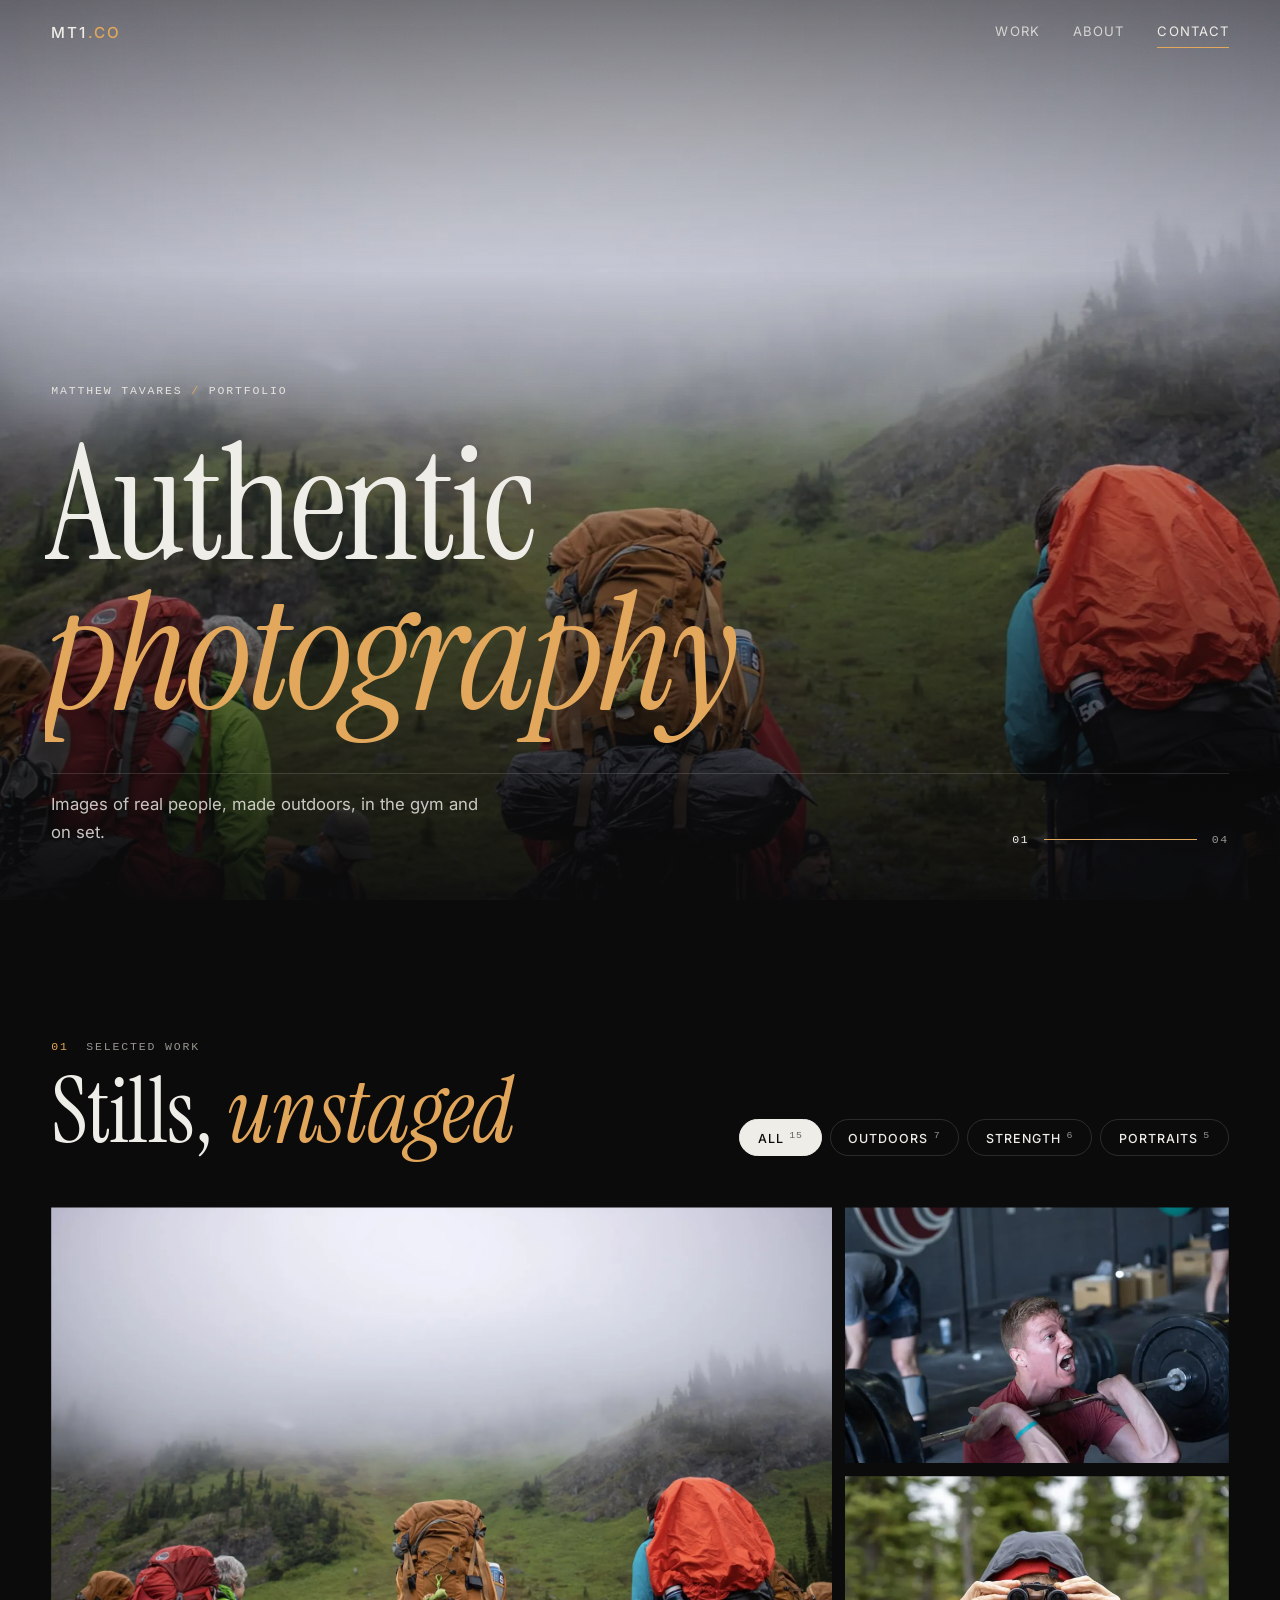
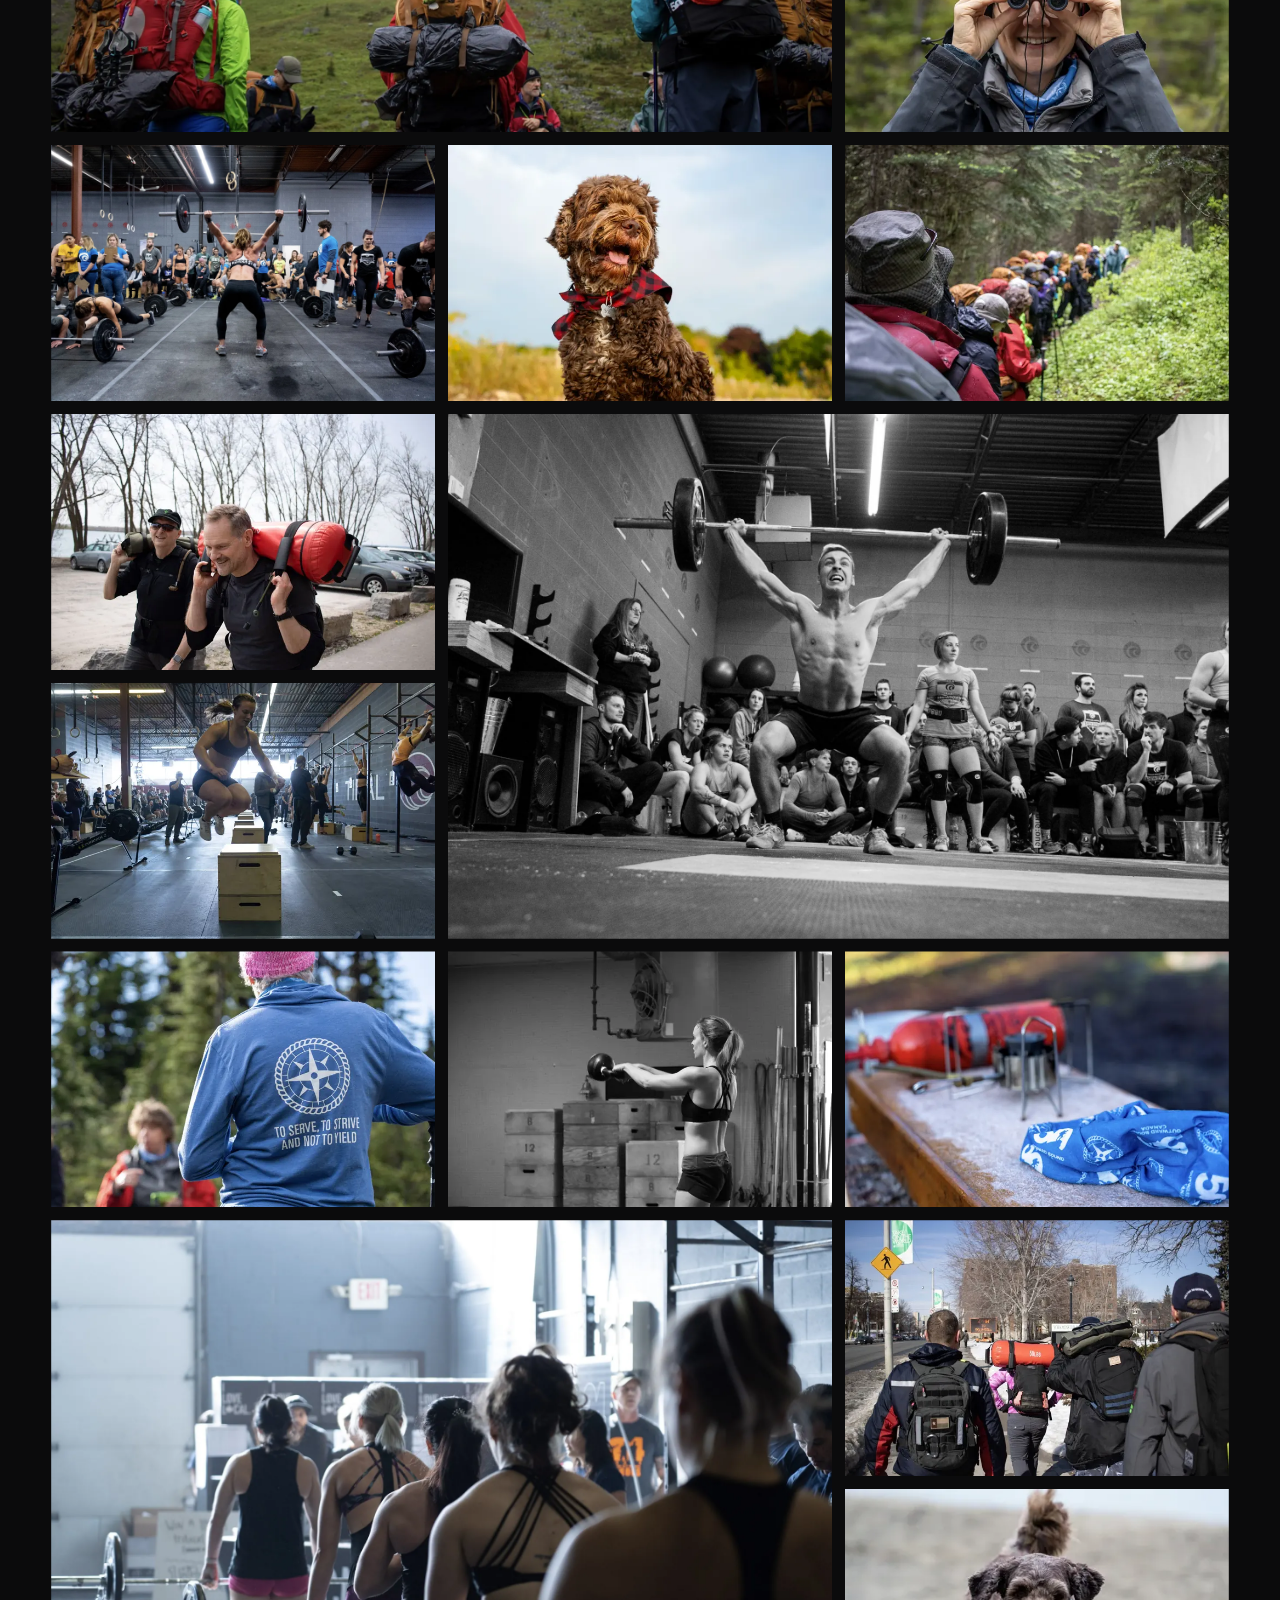
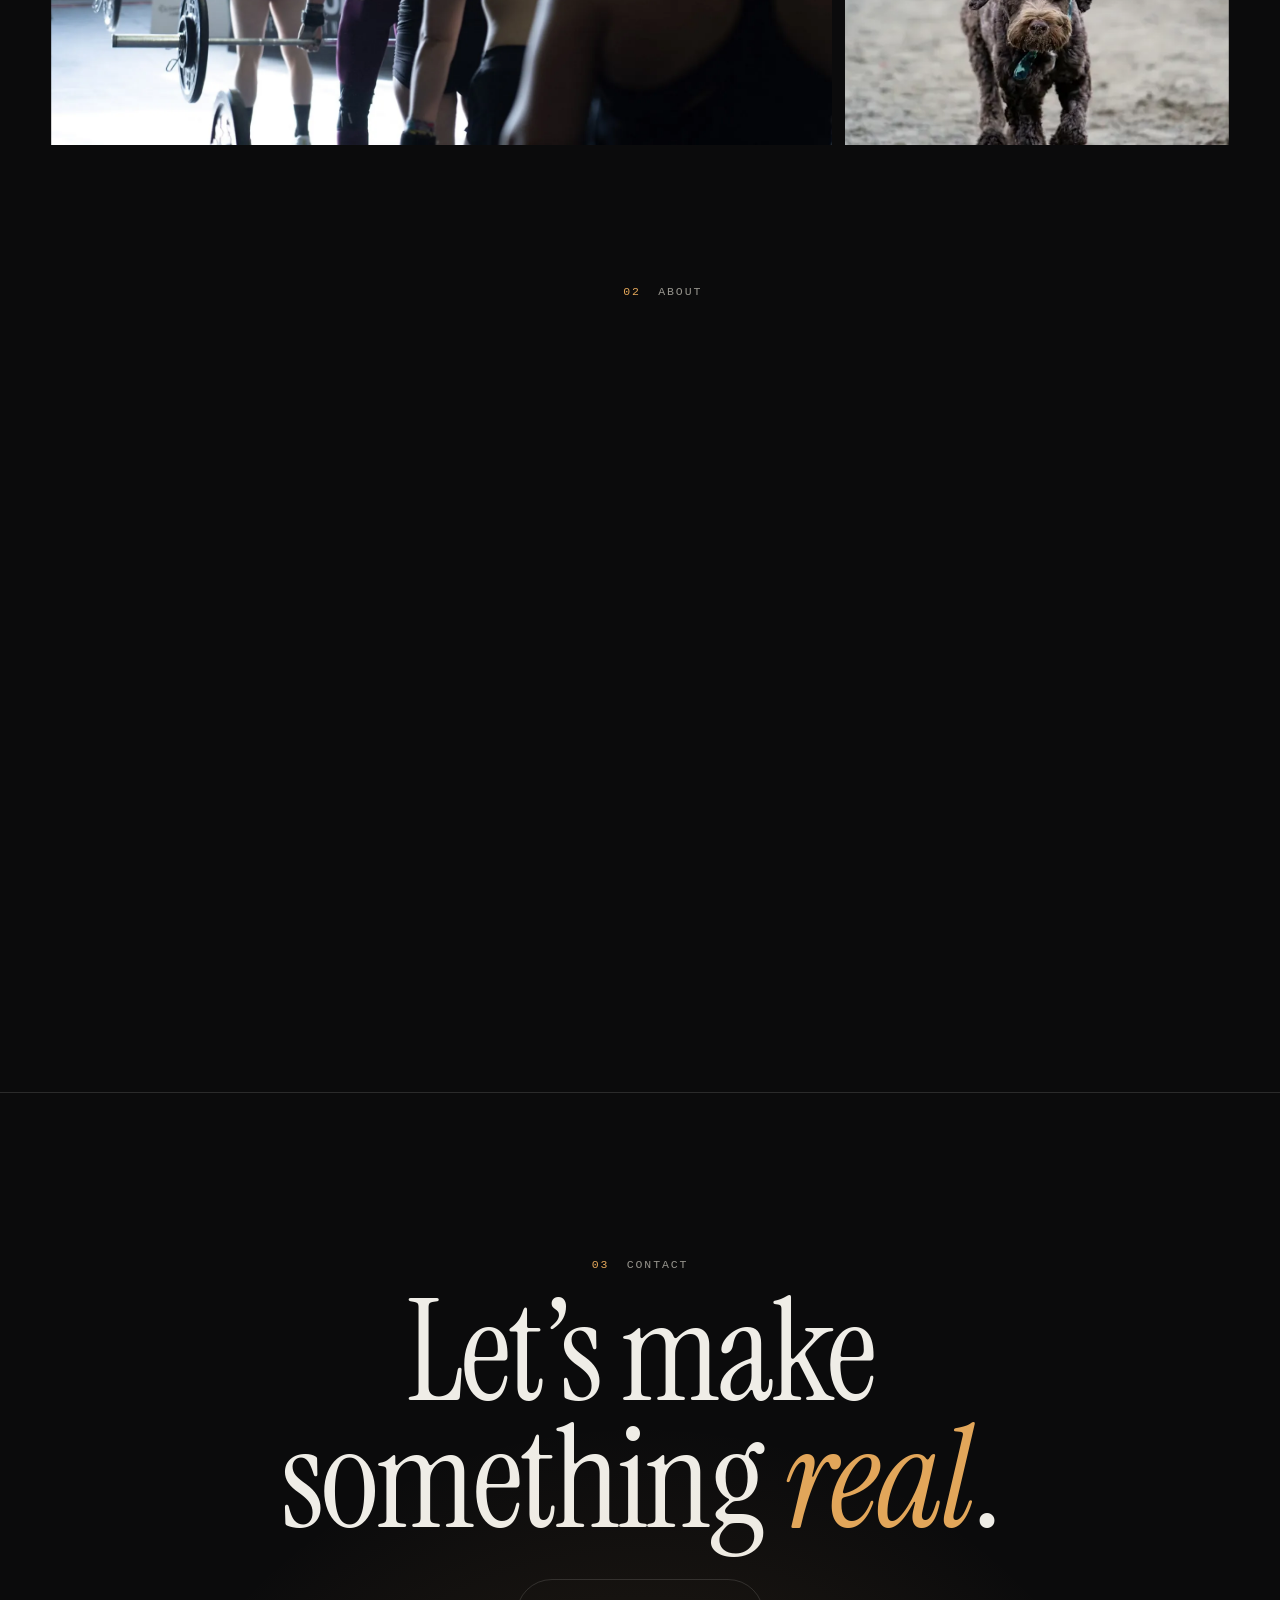
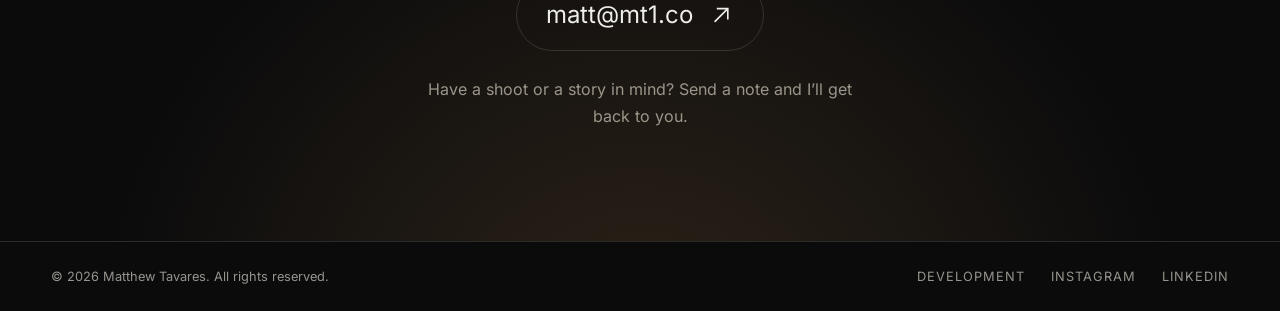
<file: index.html>
<!doctype html>
<html lang="en-CA">
<head>
<meta charset="utf-8">
<meta name="viewport" content="width=device-width, initial-scale=1">
<title>Matthew Tavares — Photography</title>
<meta name="description" content="Matthew Tavares is a photographer making honest images of people outdoors, in sport and on set.">
<link rel="canonical" href="https://mt1.co/">
<meta property="og:url" content="https://mt1.co/">
<link rel="preload" as="image" href="/img/photo/hikers-in-fog.webp" fetchpriority="high">
<meta property="og:site_name" content="MT1.CO">
<meta property="og:title" content="Matthew Tavares — Photography">
<meta property="og:description" content="Matthew Tavares is a photographer making honest images of people outdoors, in sport and on set.">
<meta property="og:type" content="website">
<meta property="og:image" content="https://mt1.co/img/photo/hikers-in-fog.webp">
<meta name="twitter:card" content="summary_large_image">
<meta name="theme-color" content="#0b0b0c">
<link rel="icon" href="/favicon.svg" type="image/svg+xml">
<link rel="preload" href="/assets/fonts/instrument-serif.woff2" as="font" type="font/woff2" crossorigin>
<link rel="stylesheet" href="/assets/style.css">
<script type="application/ld+json">{"@context":"https://schema.org","@type":"Person","name":"Matthew Tavares","url":"https://mt1.co","email":"matt@mt1.co","jobTitle":"Photographer","sameAs":["https://www.instagram.com/mt1.co/","https://www.linkedin.com/in/matthewtavares1/"]}</script>
</head>
<body id="top">
<a class="skip" href="#main">Skip to content</a>
<header class="site-header">
  <div class="wrap bar">
    <a class="brand" href="#top" aria-label="MT1.CO home">MT1<span>.CO</span></a>
    <nav class="nav" aria-label="Primary">
      <a href="#work">Work</a>
      <a href="#about">About</a>
      <a href="#contact">Contact</a>
    </nav>
  </div>
</header>
<main id="main">
<section class="hero" aria-label="Introduction">
  <div class="slides" aria-hidden="true">
    <img class="on" src="img/photo/hikers-in-fog.webp" alt="" width="1800" height="1200" fetchpriority="high">
    <img data-src="img/photo/competition-floor.webp" alt="" width="1800" height="1200">
    <img data-src="img/photo/rucking-sandbag.webp" alt="" width="1800" height="1200">
    <img data-src="img/photo/barbell-overhead-bw.webp" alt="" width="1800" height="1200">
  </div>
  <div class="wrap hero-inner">
    <p class="label fade-in">Matthew Tavares <b>/</b> Portfolio</p>
    <h1><span class="line"><span>Authentic</span></span><span class="line"><span><em>photography</em></span></span></h1>
    <div class="hero-meta fade-in">
      <p>Images of real people, made outdoors, in the gym and on set.</p>
      <div class="counter" aria-hidden="true"><b id="cur">01</b><span class="progress"><i id="bar"></i></span><span>04</span></div>
    </div>
  </div>
</section>

<section class="section" id="work">
  <div class="wrap">
    <div class="head">
      <div class="rv"><p class="label"><b>01</b> &nbsp;Selected work</p><h2>Stills, <em>unstaged</em></h2></div>
      <div class="filters rv" role="group" aria-label="Filter photos">
        <button type="button" data-filter="all" aria-pressed="true">All<sup>15</sup></button>
        <button type="button" data-filter="outdoors" aria-pressed="false">Outdoors<sup>7</sup></button>
        <button type="button" data-filter="strength" aria-pressed="false">Strength<sup>6</sup></button>
        <button type="button" data-filter="portraits" aria-pressed="false">Portraits<sup>5</sup></button>
      </div>
    </div>
    <div class="gallery" id="gallery">
      <a href="img/photo/hikers-in-fog.webp" class="g-item rv" data-tags="outdoors" data-cap="Into the fog"><img src="img/photo/hikers-in-fog-thumb.webp" srcset="img/photo/hikers-in-fog-thumb.webp 700w, img/photo/hikers-in-fog.webp 1800w" sizes="(max-width:480px) 100vw, (max-width:820px) 50vw, 33vw" alt="Hikers with packs on a foggy mountain trail" loading="lazy" width="700" height="467"><span class="g-cap" aria-hidden="true"><span>Into the fog</span><i>01</i></span></a>
      <a href="img/photo/front-squat.webp" class="g-item rv" data-tags="strength portraits" data-cap="Front squat, full effort"><img src="img/photo/front-squat-thumb.webp" srcset="img/photo/front-squat-thumb.webp 700w, img/photo/front-squat.webp 1800w" sizes="(max-width:480px) 100vw, (max-width:820px) 50vw, 33vw" alt="Athlete mid front squat, shouting with effort" loading="lazy" width="700" height="467"><span class="g-cap" aria-hidden="true"><span>Front squat, full effort</span><i>02</i></span></a>
      <a href="img/photo/hiker-binoculars.webp" class="g-item rv" data-tags="outdoors portraits" data-cap="Spotting the ridge line"><img src="img/photo/hiker-binoculars-thumb.webp" srcset="img/photo/hiker-binoculars-thumb.webp 700w, img/photo/hiker-binoculars.webp 1800w" sizes="(max-width:480px) 100vw, (max-width:820px) 50vw, 33vw" alt="Smiling hiker looking through binoculars" loading="lazy" width="700" height="467"><span class="g-cap" aria-hidden="true"><span>Spotting the ridge line</span><i>03</i></span></a>
      <a href="img/photo/competition-floor.webp" class="g-item rv" data-tags="strength" data-cap="Competition floor"><img src="img/photo/competition-floor-thumb.webp" srcset="img/photo/competition-floor-thumb.webp 700w, img/photo/competition-floor.webp 1800w" sizes="(max-width:480px) 100vw, (max-width:820px) 50vw, 33vw" alt="Athlete lifting overhead at a crowded CrossFit competition" loading="lazy" width="700" height="467"><span class="g-cap" aria-hidden="true"><span>Competition floor</span><i>04</i></span></a>
      <a href="img/photo/dog-portrait.webp" class="g-item rv" data-tags="portraits" data-cap="Good boy, golden hour"><img src="img/photo/dog-portrait-thumb.webp" srcset="img/photo/dog-portrait-thumb.webp 700w, img/photo/dog-portrait.webp 1800w" sizes="(max-width:480px) 100vw, (max-width:820px) 50vw, 33vw" alt="Portrait of a curly brown dog in a red plaid bandana" loading="lazy" width="700" height="467"><span class="g-cap" aria-hidden="true"><span>Good boy, golden hour</span><i>05</i></span></a>
      <a href="img/photo/hiking-group-trail.webp" class="g-item rv" data-tags="outdoors" data-cap="Single file through the forest"><img src="img/photo/hiking-group-trail-thumb.webp" srcset="img/photo/hiking-group-trail-thumb.webp 700w, img/photo/hiking-group-trail.webp 1800w" sizes="(max-width:480px) 100vw, (max-width:820px) 50vw, 33vw" alt="Group of hikers walking single file through a forest" loading="lazy" width="700" height="467"><span class="g-cap" aria-hidden="true"><span>Single file through the forest</span><i>06</i></span></a>
      <a href="img/photo/barbell-overhead-bw.webp" class="g-item rv" data-tags="strength" data-cap="Lockout"><img src="img/photo/barbell-overhead-bw-thumb.webp" srcset="img/photo/barbell-overhead-bw-thumb.webp 700w, img/photo/barbell-overhead-bw.webp 1800w" sizes="(max-width:480px) 100vw, (max-width:820px) 50vw, 33vw" alt="Black and white photo of a lifter holding a barbell overhead" loading="lazy" width="700" height="467"><span class="g-cap" aria-hidden="true"><span>Lockout</span><i>07</i></span></a>
      <a href="img/photo/rucking-sandbag.webp" class="g-item rv" data-tags="outdoors" data-cap="Sandbag carry on the waterfront"><img src="img/photo/rucking-sandbag-thumb.webp" srcset="img/photo/rucking-sandbag-thumb.webp 700w, img/photo/rucking-sandbag.webp 1800w" sizes="(max-width:480px) 100vw, (max-width:820px) 50vw, 33vw" alt="Two men carrying sandbags along a waterfront" loading="lazy" width="700" height="467"><span class="g-cap" aria-hidden="true"><span>Sandbag carry on the waterfront</span><i>08</i></span></a>
      <a href="img/photo/box-jump.webp" class="g-item rv" data-tags="strength" data-cap="Box jump, mid-air"><img src="img/photo/box-jump-thumb.webp" srcset="img/photo/box-jump-thumb.webp 700w, img/photo/box-jump.webp 1800w" sizes="(max-width:480px) 100vw, (max-width:820px) 50vw, 33vw" alt="Athlete mid box jump in a gym" loading="lazy" width="700" height="467"><span class="g-cap" aria-hidden="true"><span>Box jump, mid-air</span><i>09</i></span></a>
      <a href="img/photo/hiker-hoodie.webp" class="g-item rv" data-tags="outdoors" data-cap="To serve, to strive and not to yield"><img src="img/photo/hiker-hoodie-thumb.webp" srcset="img/photo/hiker-hoodie-thumb.webp 700w, img/photo/hiker-hoodie.webp 1800w" sizes="(max-width:480px) 100vw, (max-width:820px) 50vw, 33vw" alt="Hiker in a blue hoodie reading “To serve, to strive and not to yield”" loading="lazy" width="700" height="467"><span class="g-cap" aria-hidden="true"><span>To serve, to strive and not to yield</span><i>10</i></span></a>
      <a href="img/photo/kettlebell-bw.webp" class="g-item rv" data-tags="strength portraits" data-cap="Kettlebell hold"><img src="img/photo/kettlebell-bw-thumb.webp" srcset="img/photo/kettlebell-bw-thumb.webp 700w, img/photo/kettlebell-bw.webp 1800w" sizes="(max-width:480px) 100vw, (max-width:820px) 50vw, 33vw" alt="Black and white photo of an athlete holding a kettlebell beside plyo boxes" loading="lazy" width="700" height="467"><span class="g-cap" aria-hidden="true"><span>Kettlebell hold</span><i>11</i></span></a>
      <a href="img/photo/camp-stove.webp" class="g-item rv" data-tags="outdoors" data-cap="Camp kitchen"><img src="img/photo/camp-stove-thumb.webp" srcset="img/photo/camp-stove-thumb.webp 700w, img/photo/camp-stove.webp 1800w" sizes="(max-width:480px) 100vw, (max-width:820px) 50vw, 33vw" alt="Camp stove and gear on a wooden rail" loading="lazy" width="700" height="467"><span class="g-cap" aria-hidden="true"><span>Camp kitchen</span><i>12</i></span></a>
      <a href="img/photo/gym-lineup.webp" class="g-item rv" data-tags="strength" data-cap="Before the heat"><img src="img/photo/gym-lineup-thumb.webp" srcset="img/photo/gym-lineup-thumb.webp 700w, img/photo/gym-lineup.webp 1800w" sizes="(max-width:480px) 100vw, (max-width:820px) 50vw, 33vw" alt="Athletes lined up in a gym before a CrossFit event" loading="lazy" width="700" height="467"><span class="g-cap" aria-hidden="true"><span>Before the heat</span><i>13</i></span></a>
      <a href="img/photo/rucking-street.webp" class="g-item rv" data-tags="outdoors" data-cap="Rucking through the city"><img src="img/photo/rucking-street-thumb.webp" srcset="img/photo/rucking-street-thumb.webp 700w, img/photo/rucking-street.webp 1800w" sizes="(max-width:480px) 100vw, (max-width:820px) 50vw, 33vw" alt="Group rucking down a city street with packs" loading="lazy" width="700" height="467"><span class="g-cap" aria-hidden="true"><span>Rucking through the city</span><i>14</i></span></a>
      <a href="img/photo/dog-on-beach.webp" class="g-item rv" data-tags="portraits" data-cap="Beach zoomies"><img src="img/photo/dog-on-beach-thumb.webp" srcset="img/photo/dog-on-beach-thumb.webp 700w, img/photo/dog-on-beach.webp 1800w" sizes="(max-width:480px) 100vw, (max-width:820px) 50vw, 33vw" alt="Small dark dog running on a beach" loading="lazy" width="700" height="352"><span class="g-cap" aria-hidden="true"><span>Beach zoomies</span><i>15</i></span></a>
    </div>
  </div>
</section>

<section class="section" id="about">
  <div class="wrap about">
    <figure class="rv"><img id="about-img" src="img/photo/interview-shoot.webp" alt="Man seated on a stool in front of a white backdrop during a video shoot" loading="lazy" width="1800" height="1200"><figcaption>On set</figcaption></figure>
    <div class="copy">
      <p class="label rv"><b>02</b> &nbsp;About</p>
      <h2 class="rv">I picked up a camera because stock images never told the <em>real story</em>.</h2>
      <p class="rv">I&rsquo;m Matthew Tavares. I was always starved for authentic, impactful images to help tell a story, so I started making them myself, and I&rsquo;ve never looked back.</p>
      <p class="rv">That passion followed me outdoors and into the gym: hiking, camping, rucking and CrossFit. Today I shoot for organizations that want images that feel real.</p>
      <ul class="services">
        <li class="rv"><i>A</i><strong>Sport &amp; events</strong><span>Competitions, training and community events.</span></li>
        <li class="rv"><i>B</i><strong>Outdoors &amp; portraits</strong><span>Hiking, camping, rucking and the people who do them.</span></li>
      </ul>
    </div>
  </div>
</section>

<section class="contact" id="contact">
  <div class="wrap">
    <p class="label rv"><b>03</b> &nbsp;Contact</p>
    <h2 class="rv">Let&rsquo;s make<br>something <em>real</em>.</h2>
    <a class="mail rv" href="mailto:matt@mt1.co">matt@mt1.co <svg viewBox="0 0 24 24" fill="none" stroke="currentColor" stroke-width="1.5" aria-hidden="true"><path d="M6 18 18 6M8 6h10v10"/></svg></a>
    <p class="sub rv">Have a shoot or a story in mind? Send a note and I&rsquo;ll get back to you.</p>
  </div>
</section>
</main>
<dialog id="lightbox" aria-label="Photo viewer">
  <img alt="">
  <button class="lb-close" aria-label="Close"><svg viewBox="0 0 24 24" fill="none" stroke="currentColor" stroke-width="1.5"><path d="M5 5l14 14M19 5 5 19"/></svg></button>
  <button class="lb-prev" aria-label="Previous photo"><svg viewBox="0 0 24 24" fill="none" stroke="currentColor" stroke-width="1.5"><path d="M15 5l-7 7 7 7"/></svg></button>
  <button class="lb-next" aria-label="Next photo"><svg viewBox="0 0 24 24" fill="none" stroke="currentColor" stroke-width="1.5"><path d="M9 5l7 7-7 7"/></svg></button>
  <div class="lb-bar"><p class="lb-cap"></p><span class="lb-count"></span></div>
</dialog>
<footer class="site-footer">
  <div class="wrap foot">
    <p>&copy; <span id="yr">2026</span> Matthew Tavares. All rights reserved.</p>
    <p class="social">
      <a href="https://dev.mt1.co/">Development</a>
      <a href="https://www.instagram.com/mt1.co/" target="_blank" rel="me noopener noreferrer">Instagram</a>
      <a href="https://www.linkedin.com/in/matthewtavares1/" target="_blank" rel="me noopener noreferrer">LinkedIn</a>
    </p>
  </div>
</footer>
<script src="/assets/site.js" defer></script>
</body>
</html>
</file>
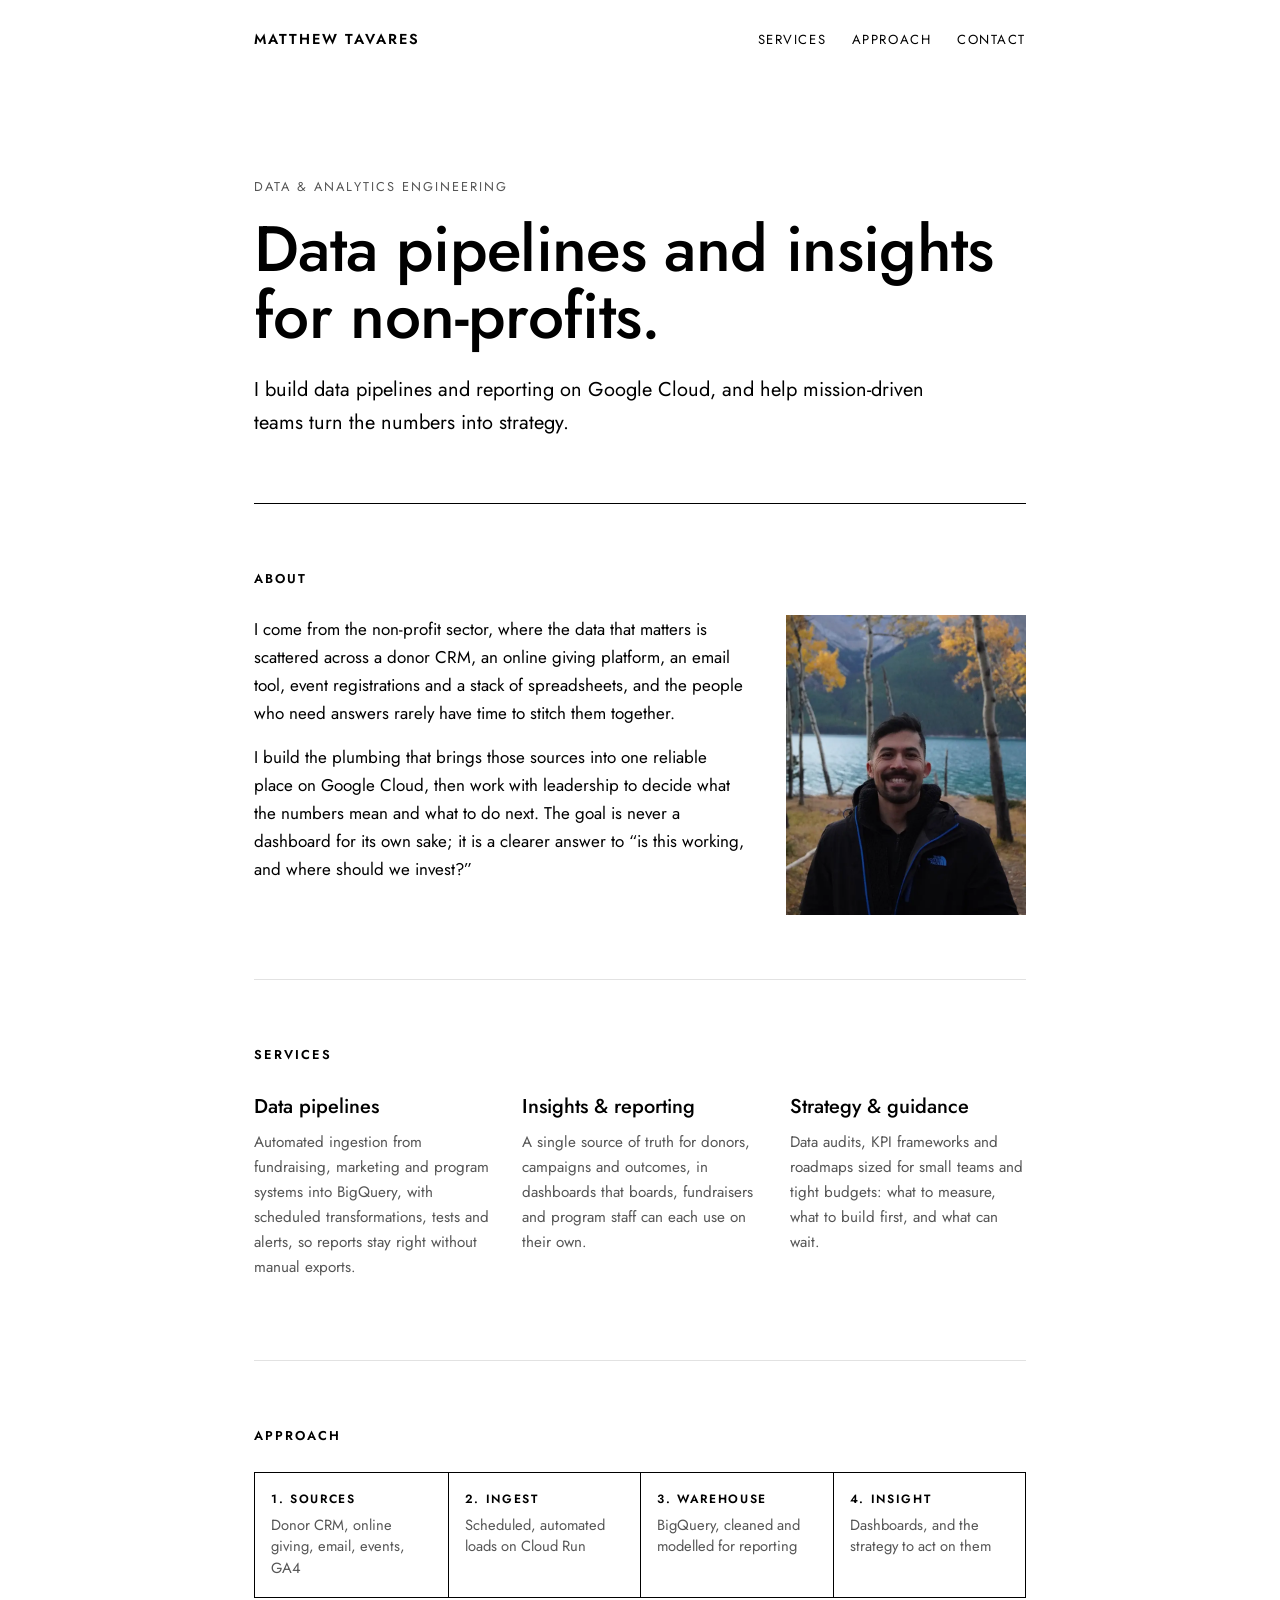
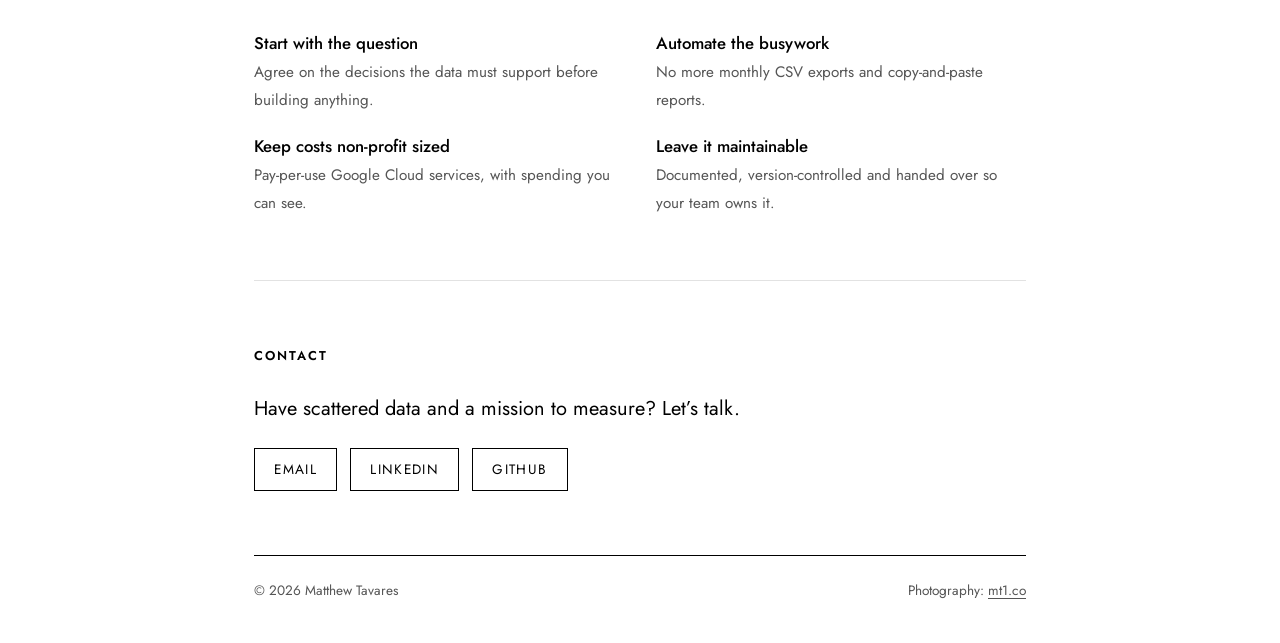
<file: dev/index.html>
<!doctype html>
<html lang="en-CA">
<head>
<meta charset="utf-8">
<meta name="viewport" content="width=device-width, initial-scale=1">
<title>Matthew Tavares — Data &amp; Analytics Engineering</title>
<meta name="description" content="Matthew Tavares builds Google Cloud data pipelines and insights for non-profits: BigQuery warehouses, automated reporting, and the strategy to act on the numbers.">
<link rel="canonical" href="https://dev.mt1.co/">
<meta property="og:url" content="https://dev.mt1.co/">
<meta property="og:title" content="Matthew Tavares — Data &amp; Analytics Engineering">
<meta property="og:description" content="Google Cloud data pipelines and insights for non-profits.">
<meta property="og:type" content="website">
<meta name="theme-color" content="#ffffff">
<link rel="icon" href="favicon.svg" type="image/svg+xml">
<link rel="preload" href="fonts/jost.woff2" as="font" type="font/woff2" crossorigin>
<style>
@font-face{font-family:"Jost";font-style:normal;font-weight:100 900;font-display:swap;src:url(fonts/jost.woff2) format("woff2")}
:root{
  --bg:#fff;--fg:#000;--muted:#555;--line:#e2e2e2;
  --font:Futura,"Futura PT","Jost","Century Gothic","Avenir Next",Avenir,"Trebuchet MS",sans-serif;
  color-scheme:light;
}
*{box-sizing:border-box}
html{-webkit-text-size-adjust:100%;scroll-behavior:smooth}
body{margin:0;background:var(--bg);color:var(--fg);font:400 17px/1.65 var(--font);-webkit-font-smoothing:antialiased}
main,header{max-width:820px;margin:0 auto;padding:0 24px}
footer{max-width:772px;margin:0 auto}
.nw{white-space:nowrap}
a{color:var(--fg);text-decoration:underline;text-decoration-thickness:1px;text-underline-offset:.2em}
a:hover{text-decoration-thickness:2px}
:focus-visible{outline:2px solid var(--fg);outline-offset:3px}
header{display:flex;justify-content:space-between;align-items:center;gap:1rem;flex-wrap:wrap;padding-top:28px;padding-bottom:28px}
.brand{font-weight:600;letter-spacing:.14em;text-transform:uppercase;text-decoration:none;font-size:.9rem}
nav{display:flex;gap:1.6rem;flex-wrap:wrap}
nav a{text-decoration:none;font-size:.82rem;letter-spacing:.12em;text-transform:uppercase}
nav a:hover{text-decoration:underline}
.hero{padding:clamp(3rem,10vw,6rem) 0 clamp(2.5rem,6vw,4rem);border-bottom:1px solid var(--fg)}
.eyebrow{font-size:.8rem;letter-spacing:.16em;text-transform:uppercase;color:var(--muted);margin:0 0 1.2rem}
h1{font-size:clamp(2.3rem,6.4vw,4rem);line-height:1.05;font-weight:500;letter-spacing:-.01em;margin:0 0 1.4rem}
.lead{font-size:clamp(1.05rem,2.2vw,1.25rem);max-width:36em;margin:0}
section{padding:clamp(2.5rem,7vw,4rem) 0;border-bottom:1px solid var(--line)}
section:last-of-type{border-bottom:0}
h2{font-size:.8rem;font-weight:600;letter-spacing:.16em;text-transform:uppercase;margin:0 0 1.6rem}
h3{font-size:1.25rem;font-weight:500;margin:0 0 .4rem}
p{margin:0 0 1rem}
.about{display:grid;grid-template-columns:1fr 240px;gap:2.5rem;align-items:start}
.about-text p:last-child{margin-bottom:0}
.about-photo{width:100%;height:auto;aspect-ratio:4/5;object-fit:cover;object-position:50% 40%;display:block}
.cols{display:grid;grid-template-columns:repeat(3,1fr);gap:2rem}
.cols p{color:var(--muted);font-size:.95rem}
.flow{list-style:none;margin:0 0 2rem;padding:0;display:grid;grid-template-columns:repeat(4,1fr);border:1px solid var(--fg)}
.flow li{padding:1.1rem 1rem;border-left:1px solid var(--fg);position:relative}
.flow li:first-child{border-left:0}
.flow b{display:block;font-size:.75rem;font-weight:600;letter-spacing:.14em;text-transform:uppercase;margin-bottom:.3rem}
.flow span{font-size:.92rem;color:var(--muted);line-height:1.45;display:block}
.principles{list-style:none;margin:0;padding:0;display:grid;grid-template-columns:1fr 1fr;gap:1.2rem 2rem}
.principles strong{display:block;font-weight:500;font-size:1.05rem}
.principles span{color:var(--muted);font-size:.95rem}
.contact p{font-size:1.25rem;margin-bottom:1.4rem}
.links{list-style:none;margin:0;padding:0;display:flex;gap:.8rem;flex-wrap:wrap}
.links a{display:inline-block;text-decoration:none;border:1px solid var(--fg);padding:.6rem 1.2rem;font-size:.85rem;letter-spacing:.1em;text-transform:uppercase;transition:background .2s,color .2s}
.links a:hover{background:var(--fg);color:var(--bg)}
footer{width:calc(100% - 48px);padding:1.4rem 0 2.6rem;border-top:1px solid var(--fg);display:flex;justify-content:space-between;gap:1rem;flex-wrap:wrap;font-size:.85rem;color:var(--muted)}
footer a{color:var(--muted)}
@media (max-width:720px){
  .cols,.principles{grid-template-columns:1fr;gap:1.6rem}
  .about{grid-template-columns:1fr;gap:1.6rem}
  .about-photo{order:-1;max-width:260px}
  .flow{grid-template-columns:1fr 1fr}
  .flow li:nth-child(3){border-left:0}
  .flow li:nth-child(n+3){border-top:1px solid var(--fg)}
}
@media (max-width:400px){nav{gap:1rem}}
</style>
</head>
<body>
<header>
  <a class="brand" href="/">Matthew Tavares</a>
  <nav aria-label="Primary">
    <a href="#services">Services</a>
    <a href="#approach">Approach</a>
    <a href="#contact">Contact</a>
  </nav>
</header>

<main id="main">
  <div class="hero">
    <p class="eyebrow">Data &amp; analytics engineering</p>
    <h1>Data pipelines and insights for <span class="nw">non-profits.</span></h1>
    <p class="lead">I build data pipelines and reporting on Google Cloud, and help mission-driven teams turn the numbers into strategy.</p>
  </div>

  <section id="about">
    <h2>About</h2>
    <div class="about">
    <div class="about-text">
    <p>I come from the non-profit sector, where the data that matters is scattered across a donor CRM, an online giving platform, an email tool, event registrations and a stack of spreadsheets, and the people who need answers rarely have time to stitch them together.</p>
    <p>I build the plumbing that brings those sources into one reliable place on Google Cloud, then work with leadership to decide what the numbers mean and what to do next. The goal is never a dashboard for its own sake; it is a clearer answer to &ldquo;is this working, and where should we invest?&rdquo;</p>
    </div>
    <img class="about-photo" src="img/matthew.webp" alt="Matthew Tavares smiling in front of a mountain lake and yellow aspen trees" width="720" height="1080" loading="lazy">
    </div>
  </section>

  <section id="services">
    <h2>Services</h2>
    <div class="cols">
      <div>
        <h3>Data pipelines</h3>
        <p>Automated ingestion from fundraising, marketing and program systems into BigQuery, with scheduled transformations, tests and alerts, so reports stay right without manual exports.</p>
      </div>
      <div>
        <h3>Insights &amp; reporting</h3>
        <p>A single source of truth for donors, campaigns and outcomes, in dashboards that boards, fundraisers and program staff can each use on their own.</p>
      </div>
      <div>
        <h3>Strategy &amp; guidance</h3>
        <p>Data audits, KPI frameworks and roadmaps sized for small teams and tight budgets: what to measure, what to build first, and what can wait.</p>
      </div>
    </div>
  </section>

  <section id="approach">
    <h2>Approach</h2>
    <ol class="flow" aria-label="How data moves from source to decision">
      <li><b>1. Sources</b><span>Donor CRM, online giving, email, events, GA4</span></li>
      <li><b>2. Ingest</b><span>Scheduled, automated loads on Cloud Run</span></li>
      <li><b>3. Warehouse</b><span>BigQuery, cleaned and modelled for reporting</span></li>
      <li><b>4. Insight</b><span>Dashboards, and the strategy to act on them</span></li>
    </ol>
    <ul class="principles">
      <li><strong>Start with the question</strong><span>Agree on the decisions the data must support before building anything.</span></li>
      <li><strong>Automate the busywork</strong><span>No more monthly CSV exports and copy-and-paste reports.</span></li>
      <li><strong>Keep costs non-profit sized</strong><span>Pay-per-use Google Cloud services, with spending you can see.</span></li>
      <li><strong>Leave it maintainable</strong><span>Documented, version-controlled and handed over so your team owns it.</span></li>
    </ul>
  </section>

  <section id="contact" class="contact">
    <h2>Contact</h2>
    <p>Have scattered data and a mission to measure? Let&rsquo;s talk.</p>
    <ul class="links">
      <li><a href="mailto:matt@mt1.co">Email</a></li>
      <li><a href="https://www.linkedin.com/in/matthewtavares1/" target="_blank" rel="me noopener noreferrer">LinkedIn</a></li>
      <li><a href="https://github.com/MT1co" target="_blank" rel="me noopener noreferrer">GitHub</a></li>
    </ul>
  </section>
</main>

<footer>
  <span>&copy; 2026 Matthew Tavares</span>
  <span>Photography: <a href="https://mt1.co/">mt1.co</a></span>
</footer>
</body>
</html>
</file>
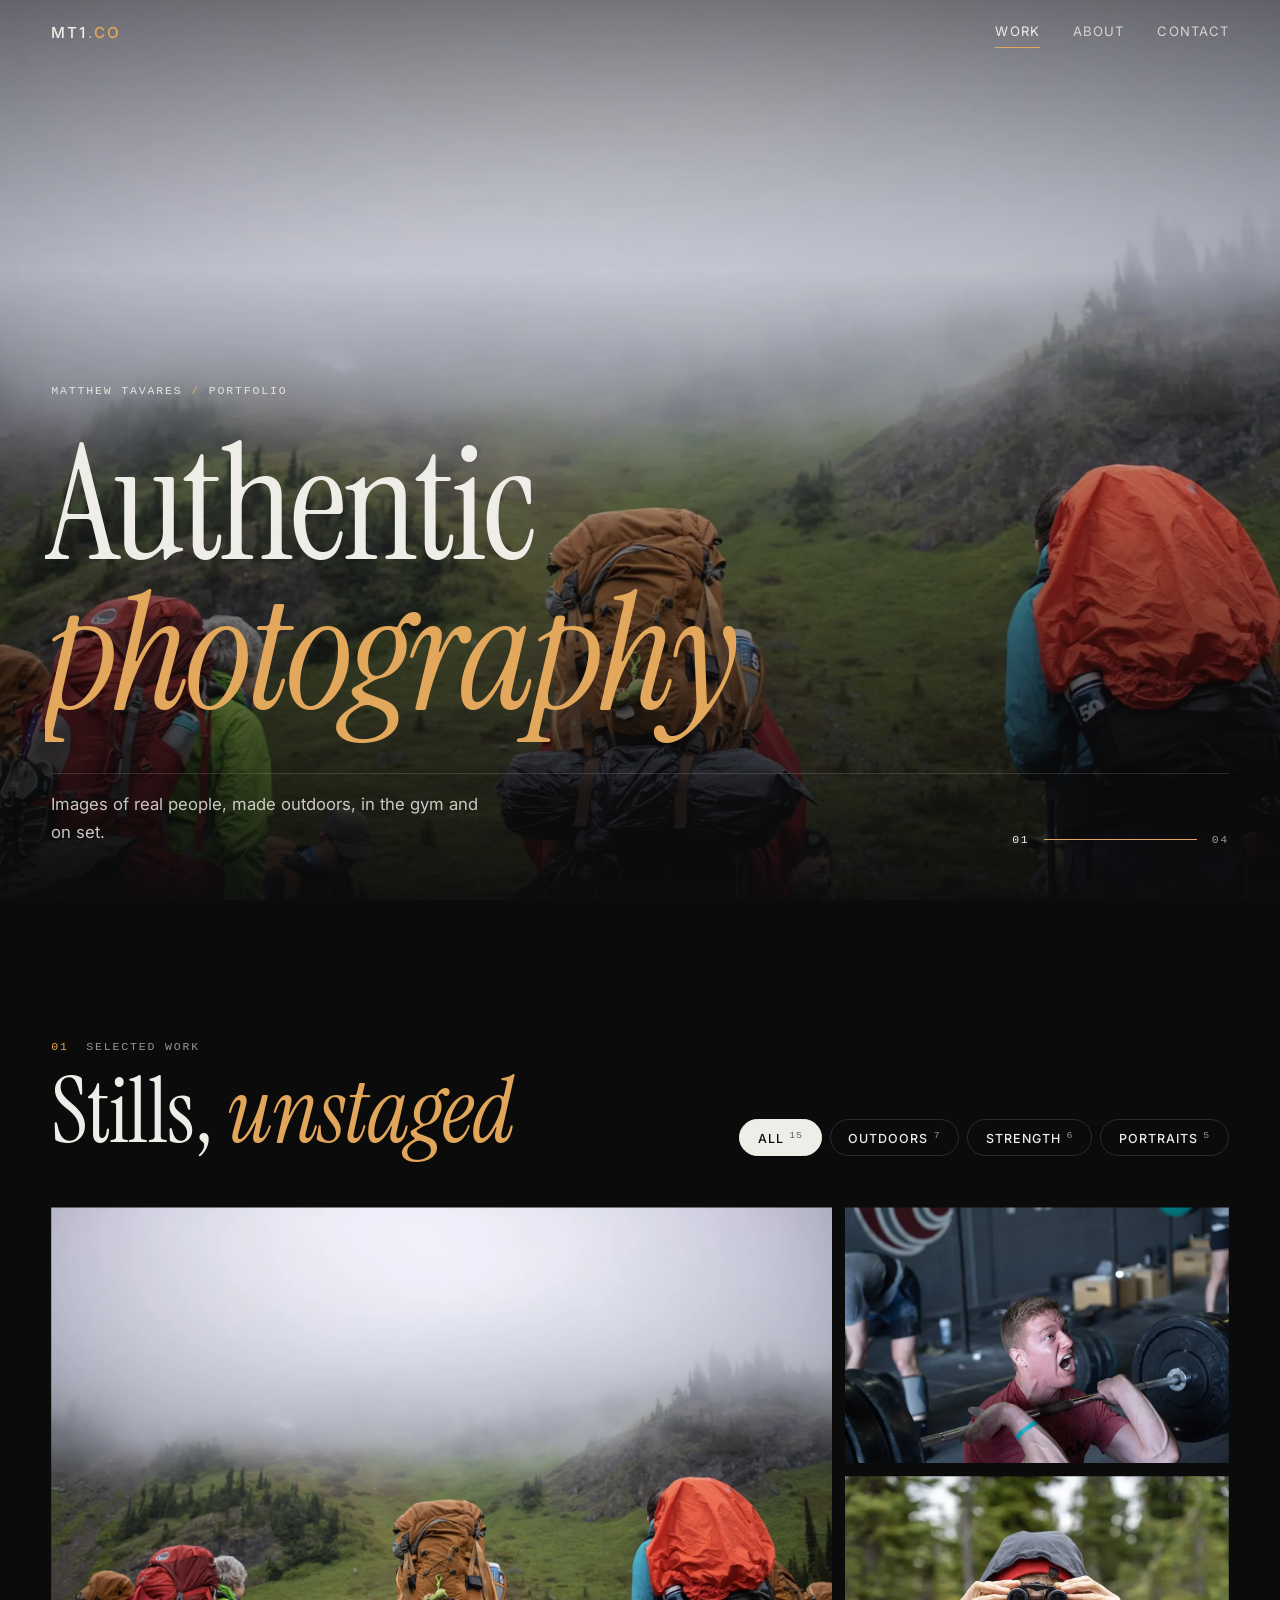
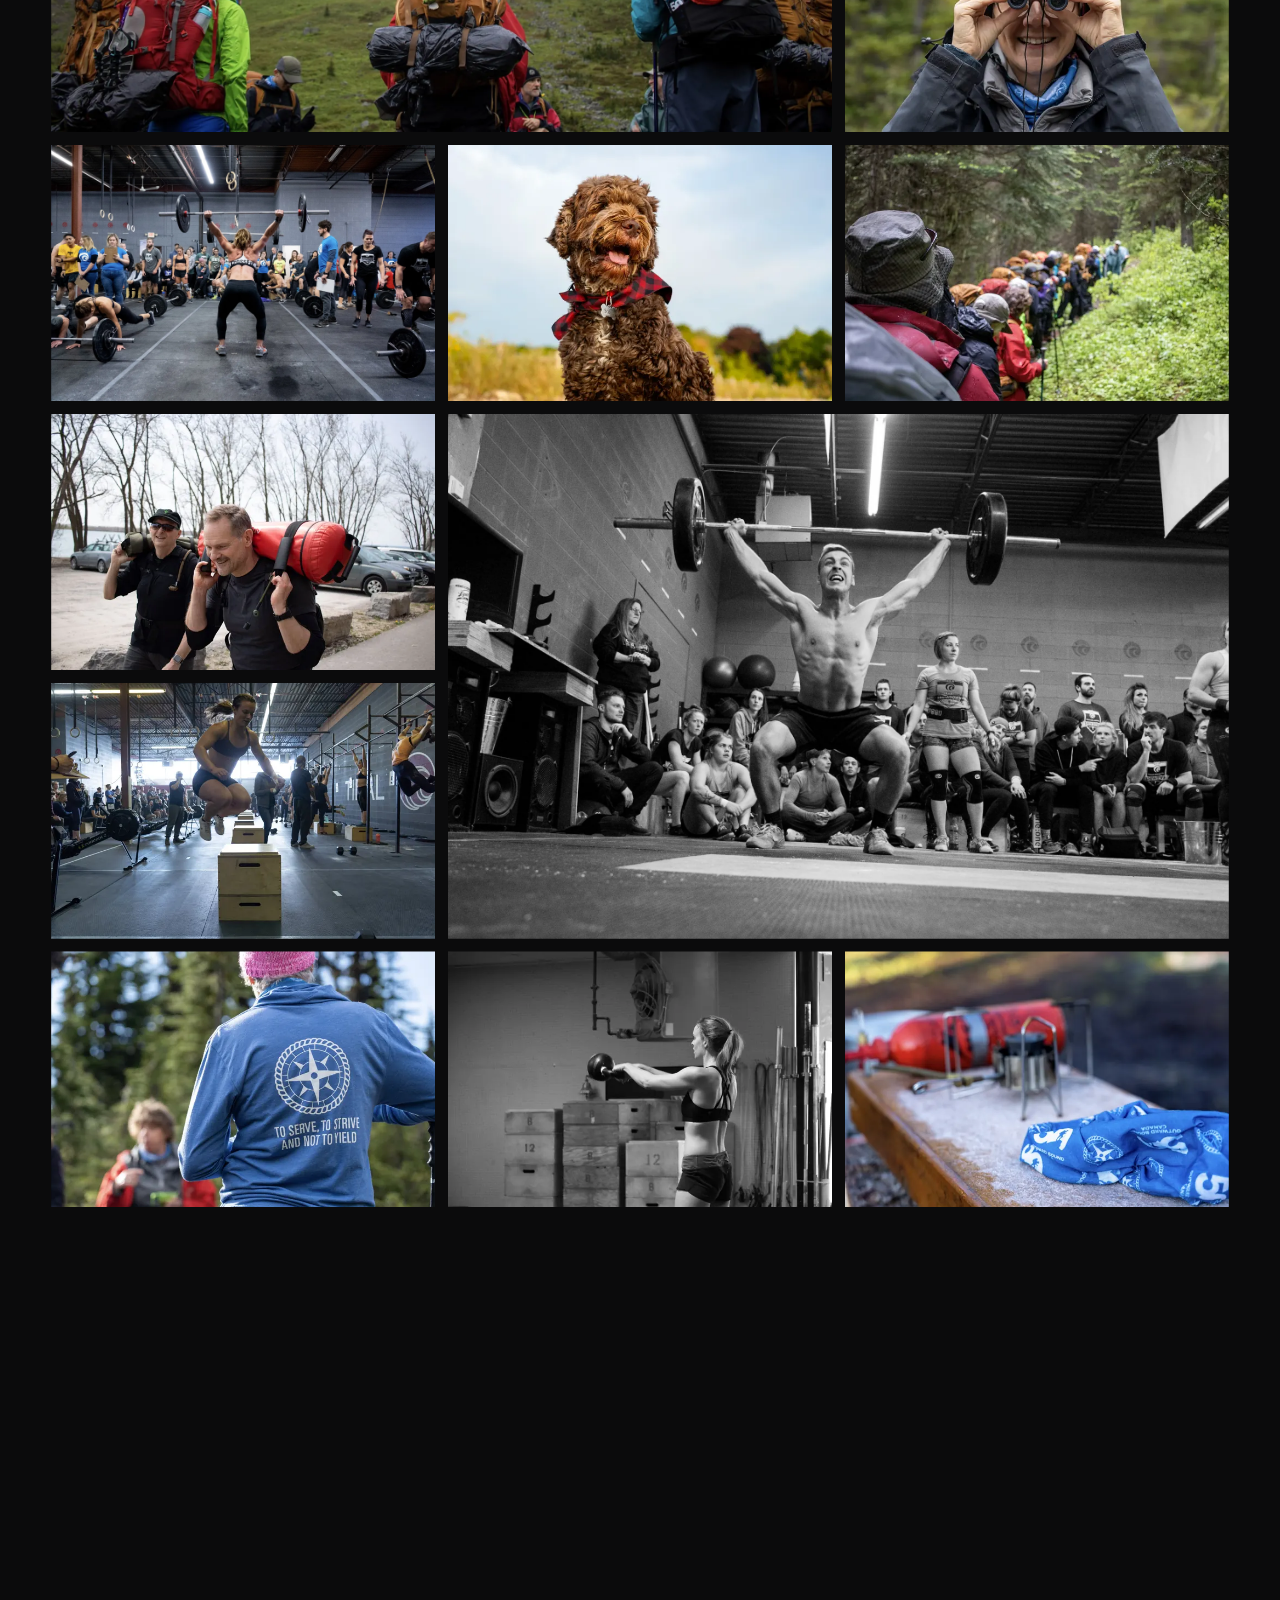
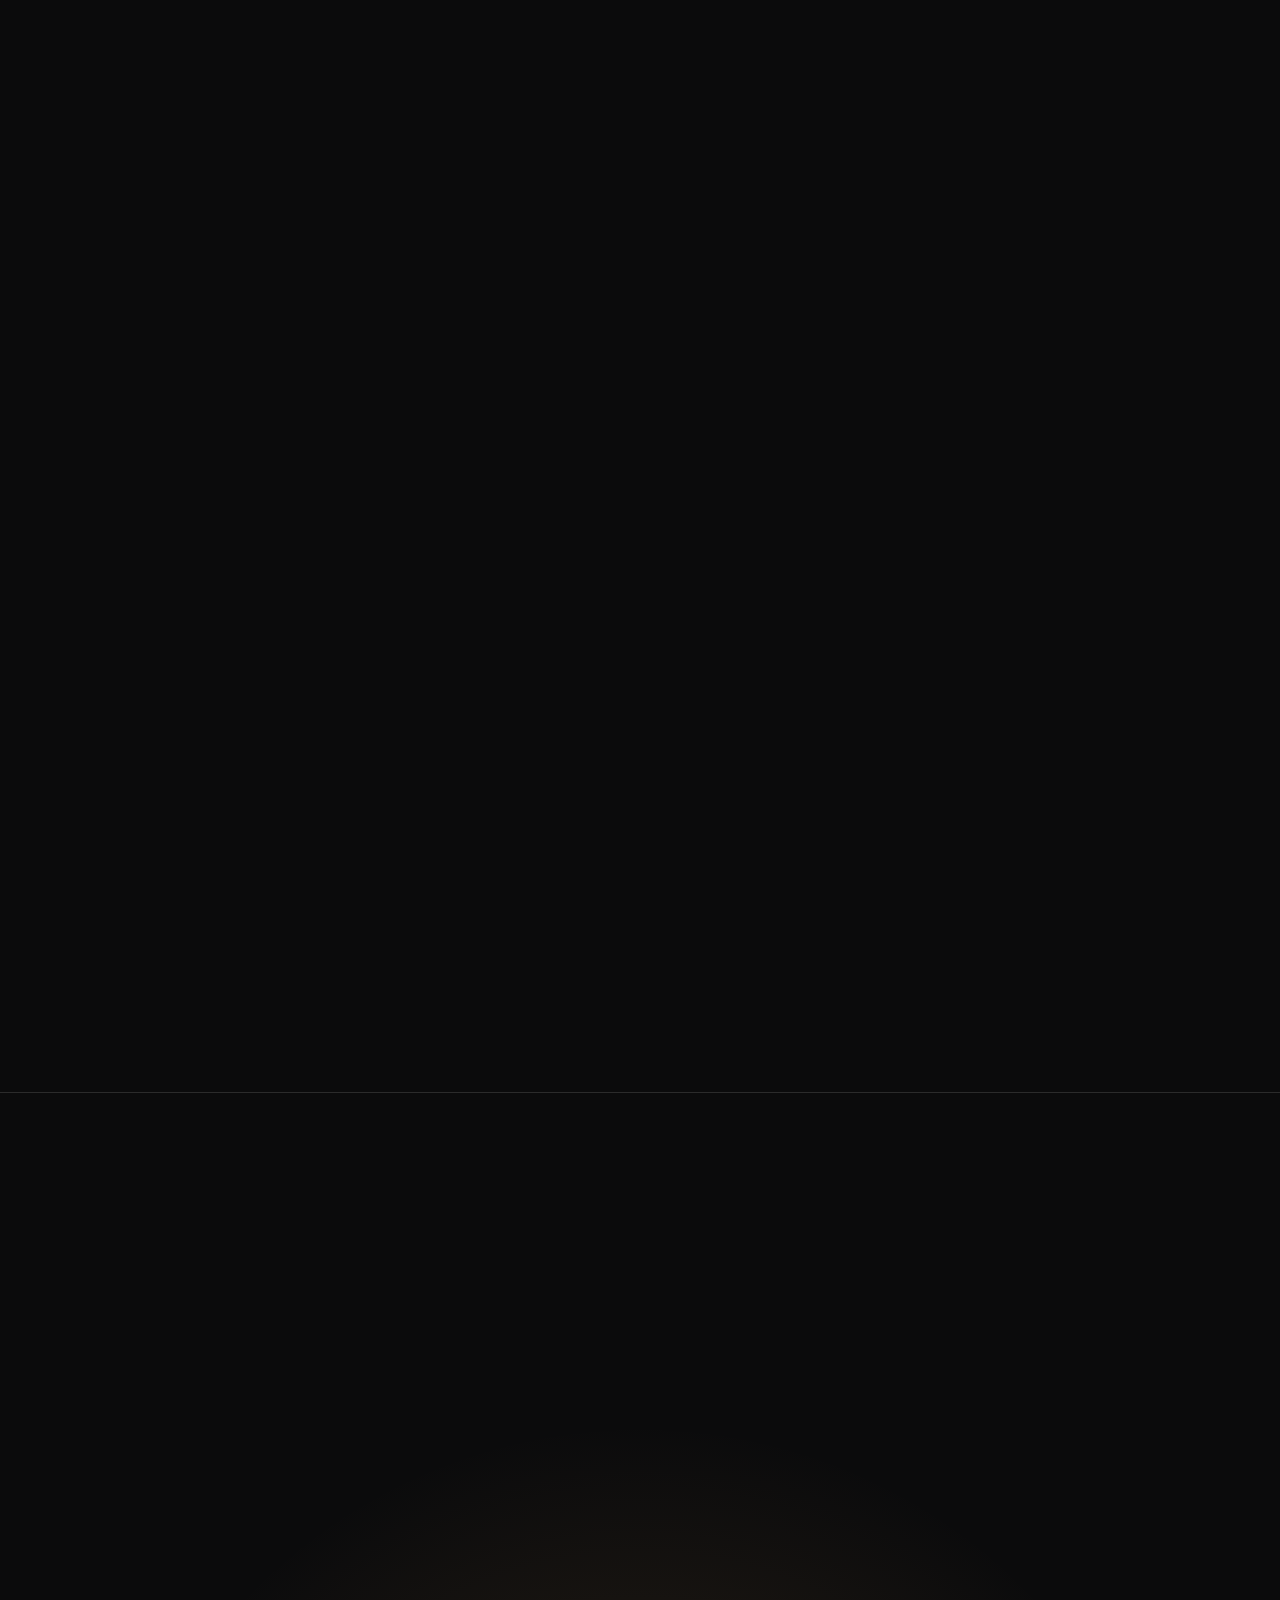
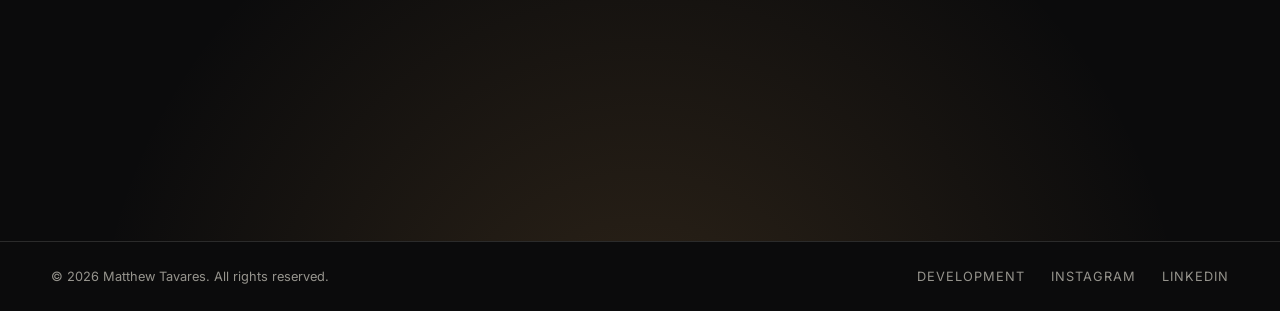
<file: photography/index.html>
<!doctype html>
<html lang="en-CA">
<head>
<meta charset="utf-8">
<title>Matthew Tavares — Photography</title>
<link rel="canonical" href="https://mt1.co/">
<meta name="robots" content="noindex">
<meta http-equiv="refresh" content="0; url=/#work">
<script>location.replace("/#work")</script>
</head>
<body><p><a href="/#work">The portfolio has moved to the home page.</a></p></body>
</html>
</file>
<file: assets/style.css>
@font-face{font-family:"Instrument Serif";font-style:normal;font-weight:400;font-display:swap;src:url(fonts/instrument-serif.woff2) format("woff2")}
@font-face{font-family:"Instrument Serif";font-style:italic;font-weight:400;font-display:swap;src:url(fonts/instrument-serif-italic.woff2) format("woff2")}
@font-face{font-family:"Inter";font-style:normal;font-weight:300 600;font-display:swap;src:url(fonts/inter.woff2) format("woff2")}

:root{
  --bg:#0b0b0c;--surface:#131314;--ink:#efede7;--muted:#96948d;--line:rgba(239,237,231,.14);
  --accent:#e2a65a;
  --serif:"Instrument Serif","Iowan Old Style",Georgia,serif;
  --sans:"Inter",system-ui,-apple-system,"Segoe UI",Roboto,Arial,sans-serif;
  --mono:ui-monospace,"SF Mono",Menlo,Consolas,monospace;
  --pad:clamp(20px,4vw,56px);--max:1440px;
  --ease:cubic-bezier(.2,.7,.1,1);
  color-scheme:dark;
}
*{box-sizing:border-box}
html{scroll-behavior:smooth;-webkit-text-size-adjust:100%;scroll-padding-top:64px}
body{margin:0;background:var(--bg);color:var(--ink);font:400 1rem/1.65 var(--sans);-webkit-font-smoothing:antialiased;overflow-x:hidden}
img,video{max-width:100%;display:block}
a{color:inherit;text-underline-offset:.2em}
p{margin:0 0 1.1em}
h1,h2,h3{margin:0;font-family:var(--serif);font-weight:400;line-height:1;letter-spacing:-.01em}
em{font-style:italic}
::selection{background:var(--accent);color:#111}
:focus-visible{outline:2px solid var(--accent);outline-offset:4px;border-radius:2px}
.skip{position:absolute;left:-999px;top:0;background:var(--ink);color:var(--bg);padding:.6rem 1rem;z-index:200}
.skip:focus{left:8px;top:8px}
.wrap{width:100%;max-width:var(--max);margin:0 auto;padding:0 var(--pad)}
.label{font:500 .72rem/1 var(--mono);letter-spacing:.16em;text-transform:uppercase;color:var(--muted);margin:0}
.label b{color:var(--accent);font-weight:500}

/* film grain */
body::after{content:"";position:fixed;inset:0;z-index:90;pointer-events:none;opacity:.07;mix-blend-mode:overlay;
  background-image:url("data:image/svg+xml,%3Csvg xmlns='http://www.w3.org/2000/svg' width='180' height='180'%3E%3Cfilter id='n'%3E%3CfeTurbulence type='fractalNoise' baseFrequency='.9' numOctaves='2' stitchTiles='stitch'/%3E%3C/filter%3E%3Crect width='100%25' height='100%25' filter='url(%23n)'/%3E%3C/svg%3E")}

/* header */
.site-header{position:fixed;inset:0 0 auto 0;z-index:60;transition:background .4s,border-color .4s,backdrop-filter .4s;border-bottom:1px solid transparent}
.site-header.scrolled{background:rgba(11,11,12,.72);backdrop-filter:blur(14px);-webkit-backdrop-filter:blur(14px);border-color:var(--line)}
.bar{display:flex;align-items:center;justify-content:space-between;min-height:64px;gap:1rem}
.brand{font:500 .95rem var(--sans);letter-spacing:.14em;text-decoration:none}
.brand span{color:var(--accent)}
.nav{display:flex;gap:clamp(.9rem,2.6vw,2.2rem)}
.nav a{position:relative;text-decoration:none;font-size:.82rem;letter-spacing:.08em;text-transform:uppercase;padding:.5rem 0;opacity:.8;transition:opacity .2s}
.nav a::after{content:"";position:absolute;left:0;right:0;bottom:.2rem;height:1px;background:var(--accent);transform:scaleX(0);transform-origin:right;transition:transform .35s var(--ease)}
.nav a:hover,.nav a.active{opacity:1}
.nav a:hover::after,.nav a.active::after{transform:scaleX(1);transform-origin:left}
@media (max-width:400px){.bar{gap:.75rem}.brand{font-size:.85rem;letter-spacing:.1em}.nav{gap:.6rem}.nav a{font-size:.7rem;letter-spacing:.04em}}

/* hero */
.hero{position:relative;height:100svh;min-height:560px;display:flex;align-items:flex-end;overflow:hidden;isolation:isolate}
.slides{position:absolute;inset:0;z-index:-2}
.slides img{position:absolute;inset:0;width:100%;height:100%;object-fit:cover;opacity:0;transition:opacity 1.6s ease}
.slides img.on{opacity:1;animation:drift 9s linear forwards}
@keyframes drift{from{transform:scale(1.02)}to{transform:scale(1.12)}}
.hero::before{content:"";position:absolute;inset:0;z-index:-1;background:linear-gradient(180deg,rgba(11,11,12,.55) 0%,rgba(11,11,12,.05) 30%,rgba(11,11,12,.25) 55%,rgba(11,11,12,.94) 100%)}
.hero-inner{padding-bottom:clamp(2rem,6vh,4.5rem)}
.hero .label{color:rgba(239,237,231,.9)}
.hero h1{font-size:clamp(3.4rem,12.5vw,12rem);line-height:.86;letter-spacing:-.025em;margin:.25em 0 .22em -.04em}
.hero h1 em{color:var(--accent)}
.line{display:block;overflow:hidden;padding-bottom:.22em;margin-bottom:-.14em}
.line>span{display:block;transform:translateY(105%);animation:rise 1.1s var(--ease) forwards}
.line:nth-child(2)>span{animation-delay:.12s}
@keyframes rise{to{transform:none}}
.hero-meta{display:flex;justify-content:space-between;align-items:flex-end;gap:1.5rem;flex-wrap:wrap;border-top:1px solid var(--line);padding-top:1.1rem}
.hero-meta p{margin:0;max-width:44ch;color:rgba(239,237,231,.82);font-size:clamp(.95rem,1.3vw,1.1rem)}
.counter{display:flex;align-items:center;gap:.9rem;font:500 .72rem var(--mono);letter-spacing:.14em;color:var(--muted)}
.counter b{color:var(--ink);font-weight:500}
.progress{width:clamp(70px,12vw,160px);height:1px;background:var(--line);position:relative;overflow:hidden}
.progress i{position:absolute;inset:0;background:var(--accent);transform:scaleX(0);transform-origin:left}
.progress i.run{animation:fill 6s linear forwards}
@keyframes fill{to{transform:scaleX(1)}}
.fade-in{opacity:0;animation:fadeUp 1s var(--ease) .5s forwards}
@keyframes fadeUp{from{opacity:0;transform:translateY(14px)}to{opacity:1;transform:none}}

/* sections */
.section{padding:clamp(4.5rem,11vw,9rem) 0}
.section+.section{padding-top:0}
.head{display:flex;justify-content:space-between;align-items:flex-end;gap:1.5rem 3rem;flex-wrap:wrap;margin-bottom:clamp(1.8rem,4vw,3.2rem)}
.head h2{font-size:clamp(2.6rem,7vw,5.6rem);margin-top:.9rem}
.head h2 em{color:var(--accent)}

/* filters */
.filters{display:flex;gap:.5rem;flex-wrap:wrap}
.filters button{font:500 .78rem var(--sans);letter-spacing:.08em;text-transform:uppercase;color:var(--ink);background:none;border:1px solid var(--line);border-radius:999px;padding:.6rem 1.1rem;cursor:pointer;transition:background .25s,color .25s,border-color .25s}
.filters button sup{font:500 .62rem var(--mono);margin-left:.35rem;opacity:.6}
.filters button:hover{border-color:var(--ink)}
.filters button[aria-pressed="true"]{background:var(--ink);color:var(--bg);border-color:var(--ink)}

/* gallery */
.gallery{display:grid;grid-template-columns:repeat(6,1fr);gap:clamp(6px,1vw,14px);grid-auto-flow:dense}
.g-item{position:relative;display:block;overflow:hidden;background:var(--surface);grid-column:span 2;aspect-ratio:3/2;cursor:zoom-in}
.g-item.big{grid-column:span 4;grid-row:span 2;aspect-ratio:auto}
.g-item.big.r{grid-column:3/span 4}
.g-item.half{grid-column:span 3}
.g-item.full{grid-column:span 6;aspect-ratio:21/9}
.g-item[hidden]{display:none}
.g-item img{width:100%;height:100%;object-fit:cover;transition:transform 1.1s var(--ease),filter .5s}
.g-item::after{content:"";position:absolute;inset:0;background:linear-gradient(180deg,transparent 55%,rgba(0,0,0,.72));opacity:0;transition:opacity .4s}
.g-cap{position:absolute;left:0;right:0;bottom:0;z-index:1;display:flex;justify-content:space-between;align-items:flex-end;gap:1rem;padding:1rem 1.1rem;font-size:.86rem;line-height:1.35;opacity:0;transform:translateY(8px);transition:opacity .4s,transform .5s var(--ease)}
.g-cap i{font:500 .66rem var(--mono);letter-spacing:.14em;color:var(--accent);white-space:nowrap}
@media (hover:hover){
  .g-item:hover img{transform:scale(1.05)}
  .g-item:hover::after,.g-item:hover .g-cap{opacity:1;transform:none}
  .gallery:hover .g-item:not(:hover) img{filter:brightness(.55) saturate(.7)}
}
.g-item:focus-visible::after,.g-item:focus-visible .g-cap{opacity:1;transform:none}
@media (max-width:820px){
  .gallery{grid-template-columns:repeat(2,1fr)}
  .g-item,.g-item.big,.g-item.big.r,.g-item.half,.g-item.full{grid-column:auto;grid-row:auto;aspect-ratio:3/2}
  .g-item.odd{grid-column:span 2;aspect-ratio:2/1}
}
@media (max-width:480px){.gallery{grid-template-columns:1fr}.g-item.odd{grid-column:auto;aspect-ratio:3/2}}

/* reveal */
.rv{opacity:0;transform:translateY(28px);transition:opacity .9s var(--ease),transform .9s var(--ease);transition-delay:var(--d,0s)}
.rv.in{opacity:1;transform:none}
.g-item.rv{clip-path:inset(12% 0 0 0);transition:opacity .9s var(--ease),transform .9s var(--ease),clip-path 1.1s var(--ease)}
.g-item.rv.in{clip-path:inset(0)}

/* about */
.about{display:grid;grid-template-columns:.9fr 1.1fr;gap:clamp(2rem,6vw,6rem);align-items:center}
.about figure{margin:0;position:relative;overflow:hidden;aspect-ratio:4/5}
.about figure img{width:100%;height:115%;object-fit:cover;object-position:50% 40%;will-change:transform}
.about figcaption{position:absolute;left:1rem;bottom:1rem;font:500 .66rem var(--mono);letter-spacing:.14em;text-transform:uppercase;color:rgba(239,237,231,.85)}
.about h2{font-size:clamp(2.2rem,5vw,4.2rem);margin:1rem 0 1.6rem;line-height:1.02}
.about h2 em{color:var(--accent)}
.about .copy p:not(.label){color:rgba(239,237,231,.78);font-size:1.05rem;max-width:56ch}
.services{list-style:none;margin:2.4rem 0 0;padding:0}
.services li{display:grid;grid-template-columns:3rem 1fr;gap:.2rem 1rem;padding:1.15rem 0;border-top:1px solid var(--line);transition:padding-left .45s var(--ease)}
.services li:last-child{border-bottom:1px solid var(--line)}
.services li:hover{padding-left:.6rem}
.services i{font:500 .68rem var(--mono);letter-spacing:.14em;color:var(--accent);padding-top:.55em}
.services strong{font:400 1.6rem/1.2 var(--serif)}
.services span{grid-column:2;color:var(--muted);font-size:.93rem}
@media (max-width:860px){.about{grid-template-columns:1fr}.about figure{aspect-ratio:3/2}}

/* contact */
.contact{text-align:center;padding:clamp(5rem,13vw,11rem) 0 clamp(4rem,9vw,7rem);border-top:1px solid var(--line);position:relative;overflow:hidden}
.contact::before{content:"";position:absolute;left:50%;top:100%;width:min(1100px,130vw);aspect-ratio:1;transform:translate(-50%,-38%);background:radial-gradient(closest-side,rgba(226,166,90,.16),transparent);pointer-events:none}
.contact h2{font-size:clamp(3rem,11vw,9.5rem);line-height:.9;margin:1.2rem 0 2.2rem;letter-spacing:-.02em}
.contact h2 em{color:var(--accent)}
.mail{display:inline-flex;align-items:center;gap:.9rem;font-size:clamp(1.05rem,2.2vw,1.5rem);text-decoration:none;border:1px solid var(--line);border-radius:999px;padding:.95rem 1.8rem;position:relative;transition:background .35s,color .35s,border-color .35s}
.mail svg{width:1.1em;height:1.1em;transition:transform .45s var(--ease)}
.mail:hover{background:var(--ink);color:var(--bg);border-color:var(--ink)}
.mail:hover svg{transform:translate(3px,-3px)}
.contact .sub{color:var(--muted);margin:1.6rem auto 0;max-width:44ch}

/* footer */
.site-footer{border-top:1px solid var(--line);padding:1.5rem 0;font-size:.8rem;color:var(--muted);position:relative}
.foot{display:flex;justify-content:space-between;gap:.8rem 2rem;flex-wrap:wrap;align-items:center}
.foot p{margin:0}
.foot a{text-decoration:none;transition:color .2s}
.foot a:hover{color:var(--ink)}
.social{display:flex;gap:1.6rem;letter-spacing:.08em;text-transform:uppercase}

/* lightbox */
dialog#lightbox{border:0;padding:0;margin:0;background:transparent;max-width:none;max-height:none;width:100vw;height:100dvh;color:var(--ink)}
dialog#lightbox::backdrop{background:rgba(6,6,7,.96)}
dialog#lightbox[open]{display:grid;place-items:center;animation:lb .35s ease}
@keyframes lb{from{opacity:0}}
#lightbox img{max-width:min(92vw,1700px);max-height:80dvh;width:auto;height:auto;object-fit:contain;transition:opacity .25s}
#lightbox img.swap{opacity:0}
#lightbox button{position:absolute;display:grid;place-items:center;background:none;color:var(--ink);border:1px solid var(--line);border-radius:50%;width:48px;height:48px;cursor:pointer;transition:background .25s,color .25s}
#lightbox button:hover{background:var(--ink);color:var(--bg)}
#lightbox button svg{width:18px;height:18px}
.lb-close{top:16px;right:16px}.lb-prev{left:16px;top:calc(50% - 24px)}.lb-next{right:16px;top:calc(50% - 24px)}
.lb-bar{position:absolute;left:0;right:0;bottom:0;display:flex;justify-content:space-between;gap:1.5rem;padding:1.2rem var(--pad);font-size:.9rem;color:rgba(239,237,231,.8)}
.lb-bar p{margin:0}
.lb-count{font:500 .72rem var(--mono);letter-spacing:.14em;color:var(--accent);white-space:nowrap;padding-top:.2em}
@media (max-width:640px){.lb-prev,.lb-next{top:auto!important;bottom:76px}}

/* 404 */
.lost{min-height:100svh;display:grid;place-items:center;text-align:center;padding:6rem 0}
.lost h1{font-size:clamp(3rem,11vw,8rem);margin:1rem 0 1.4rem}
.lost h1 em{color:var(--accent)}
.lost p{color:var(--muted)}

::view-transition-old(root),::view-transition-new(root){animation-duration:.35s}

@media (prefers-reduced-motion:reduce){
  html{scroll-behavior:auto}
  *,*::before,*::after{animation-duration:.01ms!important;animation-delay:0s!important;animation-iteration-count:1!important;transition-duration:.01ms!important}
  .rv{opacity:1;transform:none;clip-path:none!important}
}
</file>
